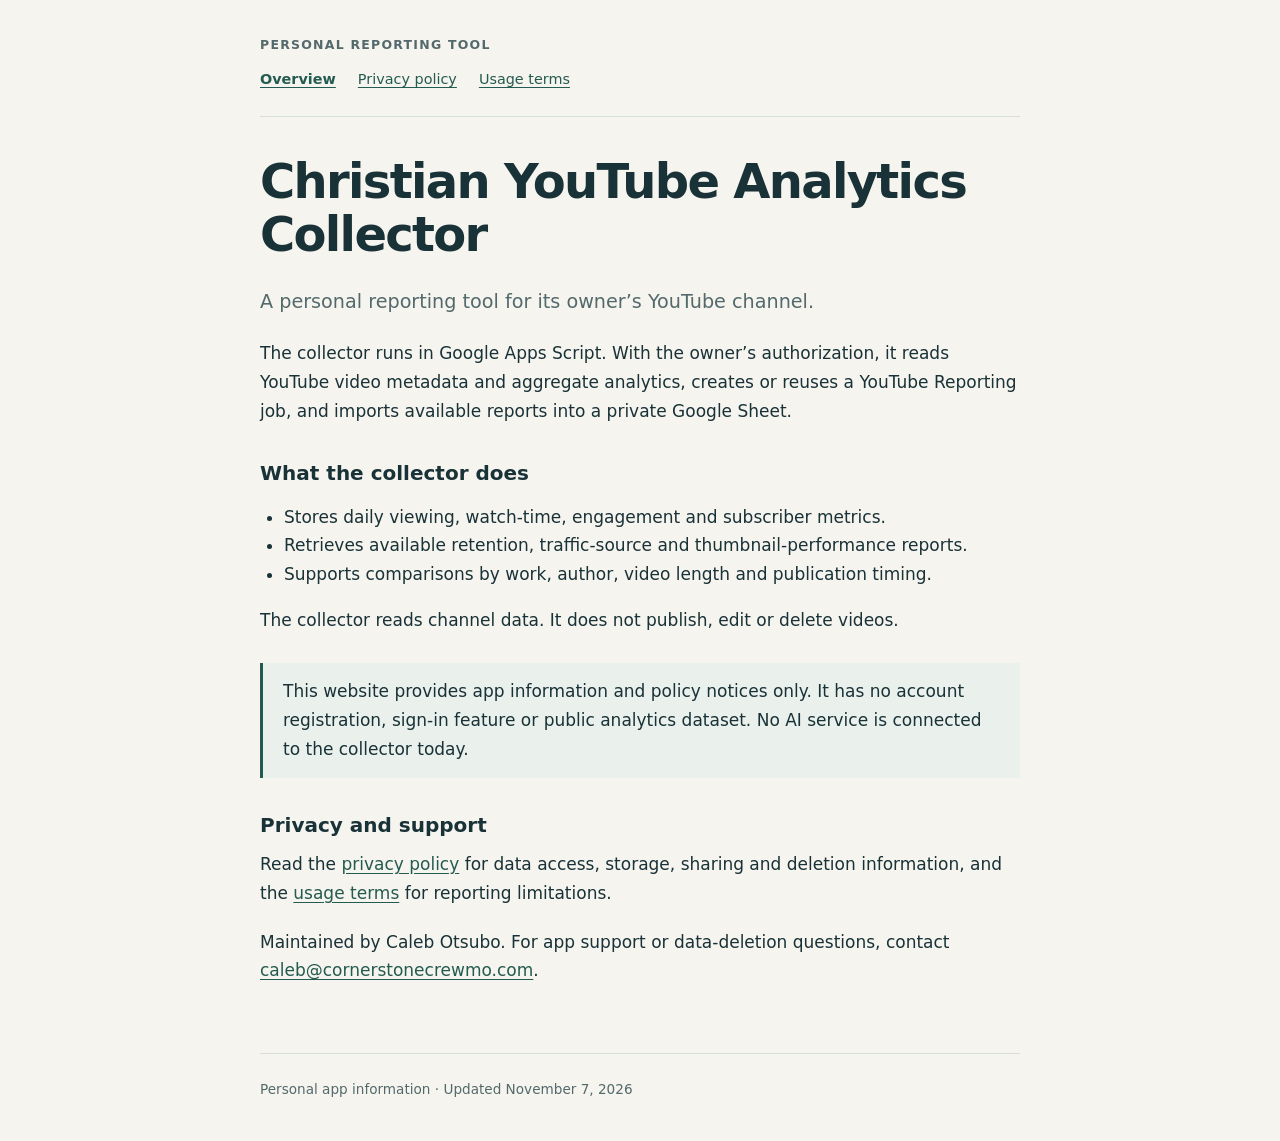
<file: static/app-info/channel-analytics/index.html>
<!doctype html>
<html lang="en">
<head>
  <meta charset="utf-8"><meta name="viewport" content="width=device-width,initial-scale=1">
  <meta name="robots" content="noindex,noarchive"><meta name="referrer" content="no-referrer">
  <meta name="description" content="Information about the owner-operated Christian YouTube Analytics Collector and its privacy practices.">
  <title>Christian YouTube Analytics Collector</title>
  <link rel="stylesheet" href="./style.css">
</head>
<body>
  <a class="skip" href="#main">Skip to content</a>
  <header><p class="eyebrow">Personal reporting tool</p><nav aria-label="App information"><a href="./" aria-current="page">Overview</a><a href="./privacy/">Privacy policy</a><a href="./terms/">Usage terms</a></nav></header>
  <main id="main">
    <h1>Christian YouTube Analytics Collector</h1>
    <p class="intro">A personal reporting tool for its owner’s YouTube channel.</p>
    <p>The collector runs in Google Apps Script. With the owner’s authorization, it reads YouTube video metadata and aggregate analytics, creates or reuses a YouTube Reporting job, and imports available reports into a private Google Sheet.</p>
    <h2>What the collector does</h2>
    <ul><li>Stores daily viewing, watch-time, engagement and subscriber metrics.</li><li>Retrieves available retention, traffic-source and thumbnail-performance reports.</li><li>Supports comparisons by work, author, video length and publication timing.</li></ul>
    <p>The collector reads channel data. It does not publish, edit or delete videos.</p>
    <div class="note">This website provides app information and policy notices only. It has no account registration, sign-in feature or public analytics dataset. No AI service is connected to the collector today.</div>
    <h2>Privacy and support</h2>
    <p>Read the <a href="./privacy/">privacy policy</a> for data access, storage, sharing and deletion information, and the <a href="./terms/">usage terms</a> for reporting limitations.</p>
    <p>Maintained by Caleb Otsubo. For app support or data-deletion questions, contact <a href="mailto:caleb@cornerstonecrewmo.com">caleb@cornerstonecrewmo.com</a>.</p>
  </main>
  <footer>Personal app information · Updated November 7, 2026</footer>
</body>
</html>
</file>
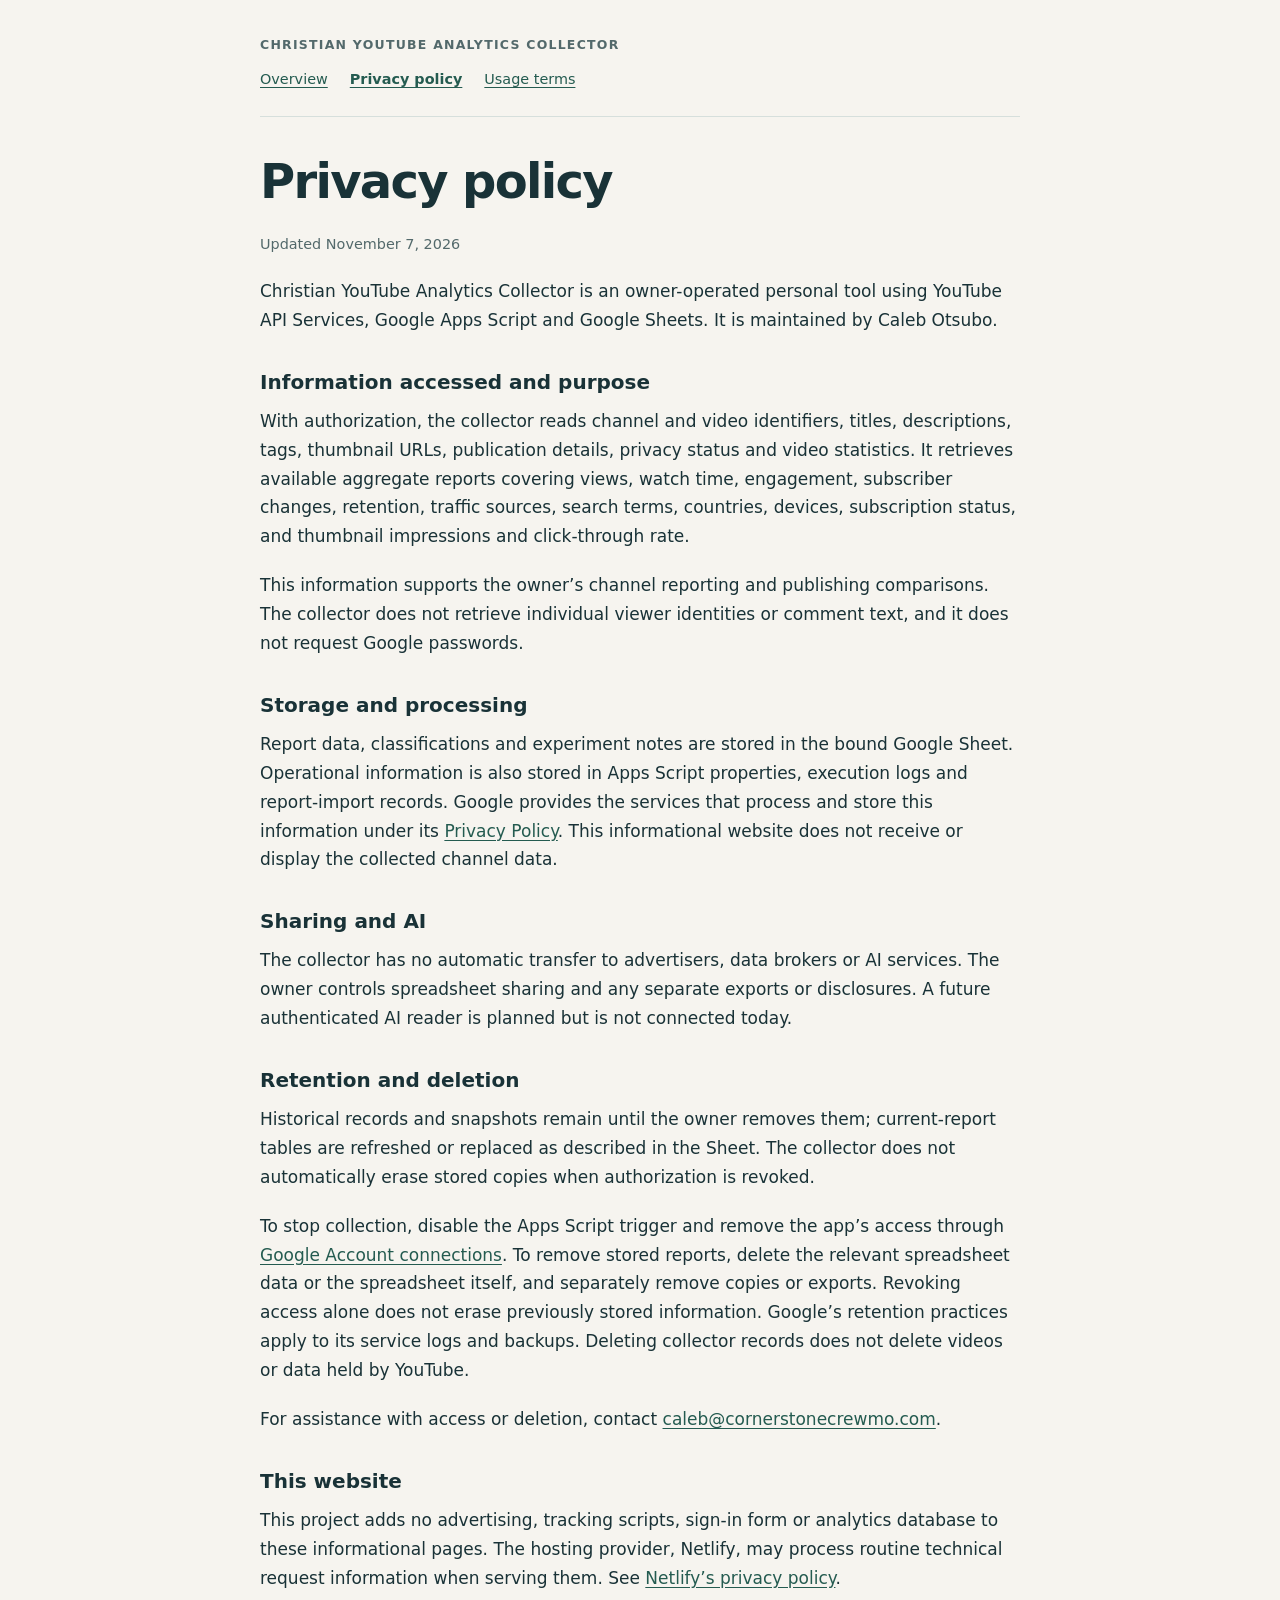
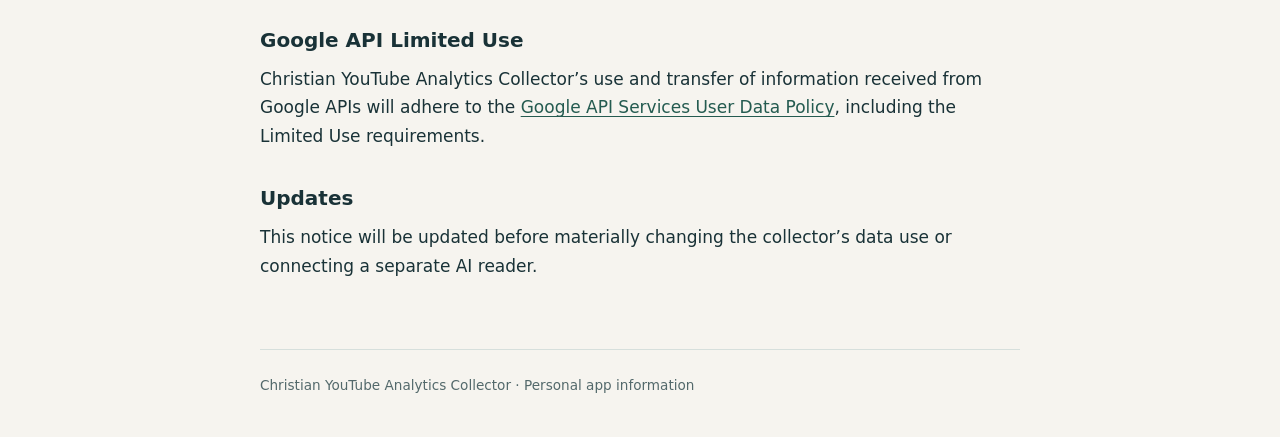
<file: static/app-info/channel-analytics/privacy/index.html>
<!doctype html>
<html lang="en">
<head>
  <meta charset="utf-8"><meta name="viewport" content="width=device-width,initial-scale=1">
  <meta name="robots" content="noindex,noarchive"><meta name="referrer" content="no-referrer">
  <meta name="description" content="Privacy practices for Christian YouTube Analytics Collector.">
  <title>Privacy Policy · Christian YouTube Analytics Collector</title>
  <link rel="stylesheet" href="../style.css">
</head>
<body>
  <a class="skip" href="#main">Skip to content</a>
  <header><p class="eyebrow">Christian YouTube Analytics Collector</p><nav aria-label="App information"><a href="../">Overview</a><a href="./" aria-current="page">Privacy policy</a><a href="../terms/">Usage terms</a></nav></header>
  <main id="main">
    <h1>Privacy policy</h1><p class="updated">Updated November 7, 2026</p>
    <p>Christian YouTube Analytics Collector is an owner-operated personal tool using YouTube API Services, Google Apps Script and Google Sheets. It is maintained by Caleb Otsubo.</p>
    <h2>Information accessed and purpose</h2>
    <p>With authorization, the collector reads channel and video identifiers, titles, descriptions, tags, thumbnail URLs, publication details, privacy status and video statistics. It retrieves available aggregate reports covering views, watch time, engagement, subscriber changes, retention, traffic sources, search terms, countries, devices, subscription status, and thumbnail impressions and click-through rate.</p>
    <p>This information supports the owner’s channel reporting and publishing comparisons. The collector does not retrieve individual viewer identities or comment text, and it does not request Google passwords.</p>
    <h2>Storage and processing</h2>
    <p>Report data, classifications and experiment notes are stored in the bound Google Sheet. Operational information is also stored in Apps Script properties, execution logs and report-import records. Google provides the services that process and store this information under its <a href="https://policies.google.com/privacy">Privacy Policy</a>. This informational website does not receive or display the collected channel data.</p>
    <h2>Sharing and AI</h2>
    <p>The collector has no automatic transfer to advertisers, data brokers or AI services. The owner controls spreadsheet sharing and any separate exports or disclosures. A future authenticated AI reader is planned but is not connected today.</p>
    <h2>Retention and deletion</h2>
    <p>Historical records and snapshots remain until the owner removes them; current-report tables are refreshed or replaced as described in the Sheet. The collector does not automatically erase stored copies when authorization is revoked.</p>
    <p>To stop collection, disable the Apps Script trigger and remove the app’s access through <a href="https://myaccount.google.com/connections">Google Account connections</a>. To remove stored reports, delete the relevant spreadsheet data or the spreadsheet itself, and separately remove copies or exports. Revoking access alone does not erase previously stored information. Google’s retention practices apply to its service logs and backups. Deleting collector records does not delete videos or data held by YouTube.</p>
    <p>For assistance with access or deletion, contact <a href="mailto:caleb@cornerstonecrewmo.com">caleb@cornerstonecrewmo.com</a>.</p>
    <h2>This website</h2>
    <p>This project adds no advertising, tracking scripts, sign-in form or analytics database to these informational pages. The hosting provider, Netlify, may process routine technical request information when serving them. See <a href="https://www.netlify.com/privacy/">Netlify’s privacy policy</a>.</p>
    <h2>Google API Limited Use</h2>
    <p>Christian YouTube Analytics Collector’s use and transfer of information received from Google APIs will adhere to the <a href="https://developers.google.com/terms/api-services-user-data-policy">Google API Services User Data Policy</a>, including the Limited Use requirements.</p>
    <h2>Updates</h2>
    <p>This notice will be updated before materially changing the collector’s data use or connecting a separate AI reader.</p>
  </main>
  <footer>Christian YouTube Analytics Collector · Personal app information</footer>
</body>
</html>
</file>
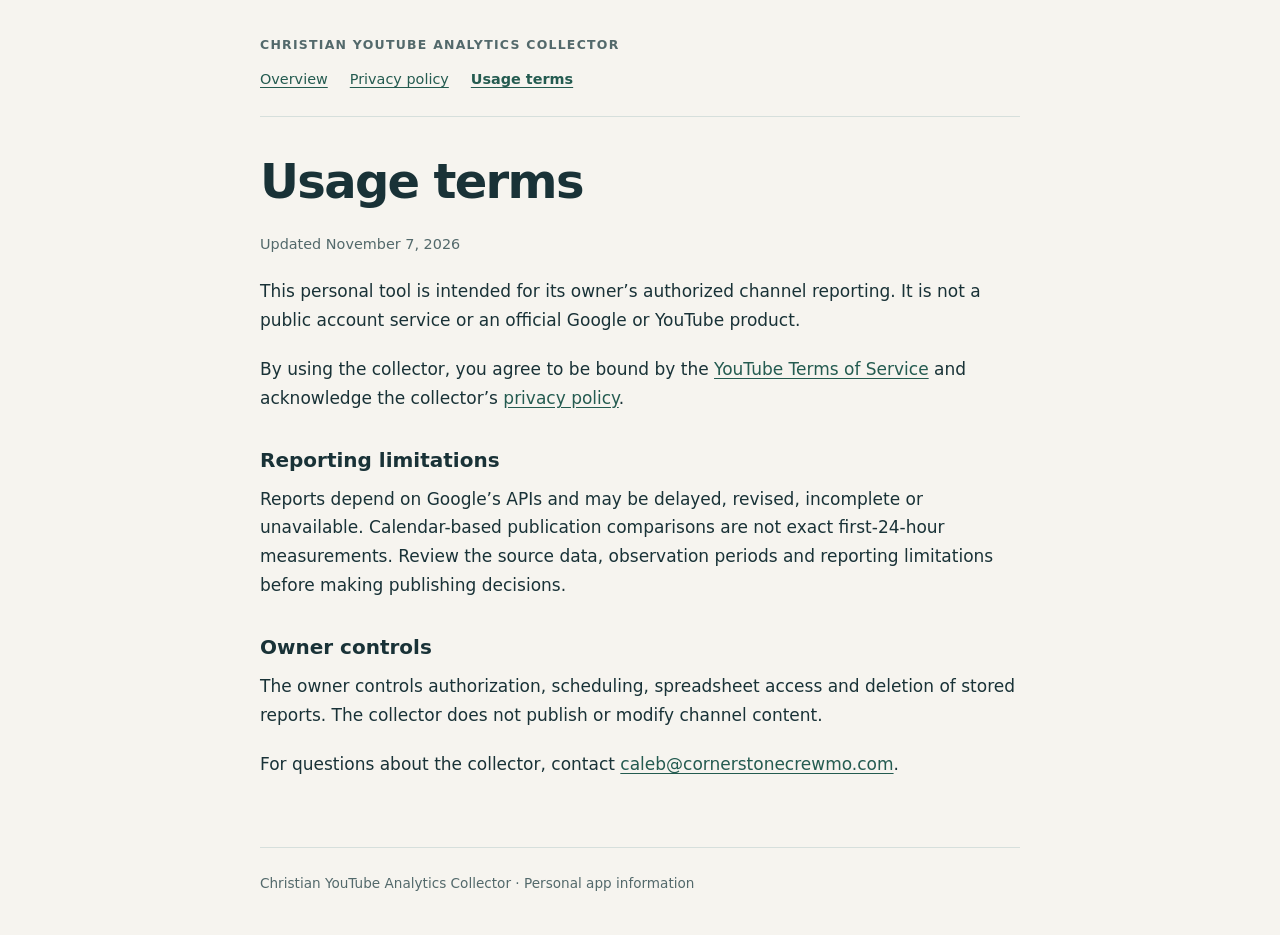
<file: static/app-info/channel-analytics/terms/index.html>
<!doctype html>
<html lang="en">
<head>
  <meta charset="utf-8"><meta name="viewport" content="width=device-width,initial-scale=1">
  <meta name="robots" content="noindex,noarchive"><meta name="referrer" content="no-referrer">
  <meta name="description" content="Usage terms for Christian YouTube Analytics Collector.">
  <title>Usage Terms · Christian YouTube Analytics Collector</title>
  <link rel="stylesheet" href="../style.css">
</head>
<body>
  <a class="skip" href="#main">Skip to content</a>
  <header><p class="eyebrow">Christian YouTube Analytics Collector</p><nav aria-label="App information"><a href="../">Overview</a><a href="../privacy/">Privacy policy</a><a href="./" aria-current="page">Usage terms</a></nav></header>
  <main id="main">
    <h1>Usage terms</h1><p class="updated">Updated November 7, 2026</p>
    <p>This personal tool is intended for its owner’s authorized channel reporting. It is not a public account service or an official Google or YouTube product.</p>
    <p>By using the collector, you agree to be bound by the <a href="https://www.youtube.com/t/terms">YouTube Terms of Service</a> and acknowledge the collector’s <a href="../privacy/">privacy policy</a>.</p>
    <h2>Reporting limitations</h2>
    <p>Reports depend on Google’s APIs and may be delayed, revised, incomplete or unavailable. Calendar-based publication comparisons are not exact first-24-hour measurements. Review the source data, observation periods and reporting limitations before making publishing decisions.</p>
    <h2>Owner controls</h2>
    <p>The owner controls authorization, scheduling, spreadsheet access and deletion of stored reports. The collector does not publish or modify channel content.</p>
    <p>For questions about the collector, contact <a href="mailto:caleb@cornerstonecrewmo.com">caleb@cornerstonecrewmo.com</a>.</p>
  </main>
  <footer>Christian YouTube Analytics Collector · Personal app information</footer>
</body>
</html>
</file>
<file: static/app-info/channel-analytics/style.css>
:root{color-scheme:light;--ink:#193237;--muted:#53696b;--paper:#f6f4ef;--line:#d6dfdc;--accent:#245b50}*{box-sizing:border-box}body{margin:0;background:var(--paper);color:var(--ink);font:17px/1.7 system-ui,-apple-system,BlinkMacSystemFont,"Segoe UI",sans-serif}a{color:var(--accent);text-underline-offset:3px}a:hover{text-decoration-thickness:2px}a:focus-visible{outline:3px solid #b77c24;outline-offset:4px}header,main,footer{width:min(760px,calc(100% - 40px));margin:auto}header{padding:34px 0 24px;border-bottom:1px solid var(--line)}.eyebrow{margin:0 0 12px;color:var(--muted);font-size:.78rem;font-weight:700;letter-spacing:.1em;text-transform:uppercase}nav{display:flex;gap:22px;flex-wrap:wrap;font-size:.9rem}nav a[aria-current=page]{font-weight:700}main{padding:38px 0 48px}h1{font-size:clamp(2rem,5vw,3rem);line-height:1.12;letter-spacing:-.035em;margin:0 0 24px}h2{font-size:1.25rem;line-height:1.3;margin:34px 0 12px}p{margin:0 0 20px}ul{padding-left:24px}.intro{font-size:1.2rem;color:var(--muted)}.note{border-left:3px solid var(--accent);padding:14px 20px;background:#eaf0ec;margin:28px 0}.updated{color:var(--muted);font-size:.9rem}footer{padding:24px 0 40px;border-top:1px solid var(--line);font-size:.85rem;color:var(--muted)}.skip{position:absolute;left:12px;top:-100px;background:white;padding:8px 14px}.skip:focus{top:12px}
</file>
